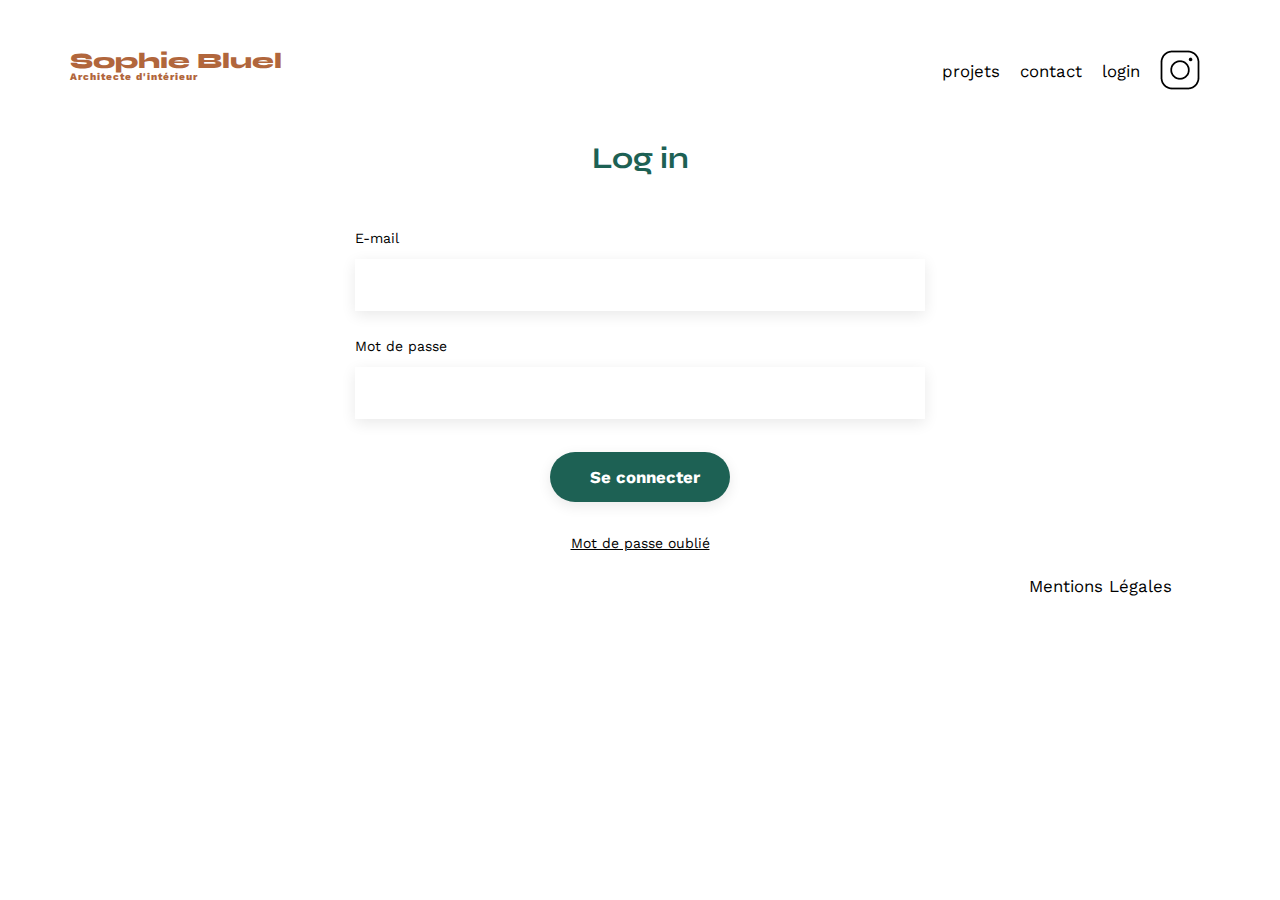
<file: FrontEnd/login.html>
<!DOCTYPE html>
<html lang="fr">
<head>
	<meta charset="UTF-8">
	<title>Sophie Bluel - Architecte d'intérieur - Login</title>
	<meta name="viewport" content="width=device-width, initial-scale=1.0">
	<link rel="preconnect" href="https://fonts.googleapis.com">
	<link rel="preconnect" href="https://fonts.gstatic.com" crossorigin>
	<link href="https://fonts.googleapis.com/css2?family=Syne:wght@700;800&family=Work+Sans&display=swap" rel="stylesheet">
	<meta name="description" content="">
	<link rel="stylesheet" href="./assets/style.css">
	<link rel="stylesheet" href="./assets/login.css">
</head>
<body>
<header>
	<h1>Sophie Bluel <span>Architecte d'intérieur</span></h1>
	<nav>
		<ul>
			<li>projets</li>
			<li>contact</li>
			<li><a class="selected__list" href="login.html"><b>login</b></a></li>
			<li><img src="./assets/icons/instagram.png" alt="Instagram"></li>
		</ul>
	</nav>
</header>
<main>
	<section id="login">
		<h2>Log in</h2>
		<form id="loginForm">
			<label for="email">E-mail</label>
			<input type="text" name="email" id="email">
			<label for="password">Mot de passe</label>
			<input type="password" name="password" id="password">
			<input type="submit" value="Se connecter">   
		</form>
        <a id="forgotten__password" href="#">Mot de passe oublié</a>
	</section>
</main>
<footer>
	<nav>
		<ul>
			<li>Mentions Légales</li>
		</ul>
	</nav>
</footer>
<script src="./assets/login.js" type="module"></script>
</body>
</html>
</file>
<file: FrontEnd/assets/login.css>
#forgotten__password {
	display: flex;
	justify-content: center;
	text-decoration: underline;
}

#login {
	width: 50%;
margin: auto;
}

#login > * {
	text-align: center;

}

#login h2{
	margin-bottom: 20px;
}

#login form {
	text-align: left;
	margin-top:30px;
	display: flex;
	flex-direction: column;
}

#login input {
	height: 50px;
	font-family: Work Sans;
	font-size: 1.2em;
	border: none;
	box-shadow: 0px 4px 14px rgba(0, 0, 0, 0.09);
	padding-left: 15px;
}

#login label {
	margin: 2em 0 1em 0;
}

#login textarea {
	border: none;
	box-shadow: 0px 4px 14px rgba(0, 0, 0, 0.09);
}

.message-erreur {
	font-size: 1.2em;
	height: 50px;
	color: red;
	margin: 20px;
}
</file>
<file: FrontEnd/assets/style.css>
/* http://meyerweb.com/eric/tools/css/reset/
   v2.0 | 20110126
   License: none (public domain)
*/

html,
body,
div,
span,
applet,
object,
iframe,
h1,
h2,
h3,
h4,
h5,
h6,
p,
blockquote,
pre,
a,
abbr,
acronym,
address,
big,
cite,
code,
del,
dfn,
em,
img,
ins,
kbd,
q,
s,
samp,
small,
strike,
strong,
sub,
sup,
tt,
var,
b,
u,
i,
center,
dl,
dt,
dd,
ol,
ul,
li,
fieldset,
form,
label,
legend,
table,
caption,
tbody,
tfoot,
thead,
tr,
th,
td,
article,
aside,
canvas,
details,
embed,
figure,
figcaption,
footer,
header,
hgroup,
menu,
nav,
output,
ruby,
section,
summary,
time,
mark,
audio,
video {
	margin: 0;
	padding: 0;
	border: 0;
	font-size: 100%;
	font: inherit;
	vertical-align: baseline;
}

/* HTML5 display-role reset for older browsers */
article,
aside,
details,
figcaption,
figure,
footer,
header,
hgroup,
menu,
nav,
section {
	display: block;
}

figcaption {
	padding-top: 5px;
}

a {
	text-decoration: none;
	color: inherit;
	cursor: pointer;
}

body {
	line-height: 1;
}

ol,
ul {
	list-style: none;
}

blockquote,
q {
	quotes: none;
}

blockquote:before,
blockquote:after,
q:before,
q:after {
	content: '';
	content: none;
}

table {
	border-collapse: collapse;
	border-spacing: 0;
}

/** end reset css**/
body {
	max-width: 1140px;
	margin: auto;
	font-family: 'Work Sans';
	font-size: 14px;
}

header {
	display: flex;
	justify-content: space-between;
	margin: 50px 0
}

section {
	margin: 100px 0
}

h1 {
	display: flex;
	flex-direction: column;
	font-family: 'Syne';
	font-size: 22px;
	font-weight: 800;
	color: #B1663C
}

h1>span {
	font-family: 'Work Sans';
	font-size: 10px;
	letter-spacing: 0.1em;
	;
}

h2 {
	font-family: 'Syne';
	font-weight: 700;
	font-size: 30px;
	color: #1D6154
}

nav ul {
	display: flex;
	align-items: center;
	list-style-type: none;

}

nav li {
	padding: 0 10px;
	font-size: 1.2em;
}

li:hover {
	color: #B1663C;
}

#introduction {
	display: flex;
	align-items: center;
}

#introduction figure {
	flex: 1
}

#introduction img {
	display: block;
	margin: auto;
	width: 80%;
}

#introduction article {
	flex: 1
}

#introduction h2 {
	margin-bottom: 1em;
}

#introduction p {
	margin-bottom: 0.5em;
}

#portfolio h2 {
	text-align: center;
	margin-bottom: 1em;
}

.categories {
	display: flex;
	flex-direction: row;
	justify-content: center;
	margin-bottom: 3em;
}

.categories button {
	display: flex;
	align-items: center;
	justify-content: center;
	text-align: center;
	height: 40px;
	font-size: 1.4em;
	font-family: 'Syne';
	font-weight: 700;
	color: #1D6154;
	background-color: white;
	margin: 5px;
	padding: 0px 20px 0px 20px;
	min-width: 80px;
	border-radius: 60px;
	border: #1D6154 1.5px solid;
}

.categories button[selected="true"] {
	color: white;
	background-color: #1D6154;
}

.gallery {
	width: 100%;
	display: grid;
	grid-template-columns: 1fr 1fr 1fr;
	grid-column-gap: 20px;
	grid-row-gap: 20px;
}


.gallery img {
	width: 100%;
}

.galleryEditor {
	width: 75%;
	margin: 6% 12% 6% 12%;
	display: grid;
	grid-template-columns: 1fr 1fr 1fr 1fr 1fr;
	grid-column-gap: 10px;
	grid-row-gap: 10px;
}

.galleryEditor figure {
	width: 100%;
}

#contact {
	width: 49%;
	margin: auto;
}

#contact>* {
	text-align: center;

}

#contact h2 {
	margin-bottom: 20px;
}

#contact form {
	text-align: left;
	margin-top: 30px;
	display: flex;
	flex-direction: column;
}

#contact input {
	height: 50px;
	font-size: 1.2em;
	border: none;
	box-shadow: 0px 4px 14px rgba(0, 0, 0, 0.09);
}

#contact label {
	margin: 2em 0 1em 0;
}

#contact textarea {
	border: none;
	box-shadow: 0px 4px 14px rgba(0, 0, 0, 0.09);
}

input[type="submit"] {
	font-family: 'Syne';
	font-weight: 700;
	color: white;
	background-color: #1D6154;
	margin: 2em auto;
	width: 180px;
	text-align: center;
	border-radius: 60px;
}

footer nav ul {
	display: flex;
	justify-content: flex-end;
	margin: 2em
}

#header__editDiv {
	background-color: black;
	position: fixed;
	color: white;
	display: none;
	justify-content: center;
	padding: 22px 0px 22px 0px;
	width: 100%;
	top: 0%;
	left: 0%;
	font-size: 1.1em;
	z-index: 1
}

.fa-pen-to-square {
	margin-right: 15px;
}

#portfolio__div {
	position: relative;
}

#portfolio__div__edit {
	font-size: 1.1em;
	position: absolute;
	top: 26%;
	margin-left: calc(50% + 130px);
	display: none;
}

.categories {
	display: none;
}

#editorDiv {
	display: flex;
}

#editorDiv p {
	cursor: default;
}

#edit__divOverlay {
	position: fixed;
	top: 0;
	left: 0;
	width: 100%;
	height: 100%;
	background-color: rgba(0, 0, 0, 0.5);
}

#editForm,
#addingPhotosForm {
	position: absolute;
	background-color: white;
	padding: 30px;
	z-index: 1;
	width: 37%;
	border-radius: 10px;
	top: 65%;
	left: 30%;
	height: 750px;
	border-radius: 10px;
}

#editForm i,
#addingPhotosForm i {
	justify-content: end;
	display: flex;
	flex-flow: wrap;
	font-size: 1.4em;
}

#editForm h3,
#addingPhotosForm h3 {
	text-align: center;
	font-size: 2em;
	margin-top: 20px;
}

#addingPhotosFormError {
	display: flex;
	font-size: 1em;
	color: red;
	justify-content: center;
}

#editForm span {
	display: flex;
	margin: 0% 12% 0% 12%;
	border-top: #e5e5e5 solid 2px;
}



#addingPhotosForm span {
	display: flex;
	border-top: #e5e5e5 solid 2px;
}

#editForm input,
#addingPhotosForm input,
#addingPhotosForm select {
	height: 50px;
	font-size: 1.2em;
	border: none;
	box-shadow: 0px 4px 14px rgba(0, 0, 0, 0.09);
	width: 300px;
}

#fillInPhotosForm input,
#fillInPhotosForm select {
	font-family: Work Sans;
	padding-left: 15px;
	width: auto;
}

#imagePreview {
	flex-wrap: wrap;
	display: flex;
	position: absolute;
	height: 200px;
	left: 40%;
}

#fillInPhotosForm #categories {
	margin-bottom: 50px;
}

#fillInPhotosForm #fillInPhotosFormSubmitButton {
	width: 300px;
	font-family: 'Syne';
	padding-left: 0px;
	background-color: #A7A7A7;
}

#fillInPhotosForm #falseImageInput {
	display: flex;
	font-weight: 700;
	color: #1D6154;
	background-color: #CBD6DD;
	margin: 0.6em auto;
	width: 220px;
	text-align: center;
	border-radius: 60px;
	height: 50px;
	justify-content: center;
	align-items: center;
	font-size: 1.2em;
}

#imageInput {
	display: none;
}

#imageInputH3 {
	text-align: center;
}

.galleryEditor figure a {
	position: relative;
	bottom: 78%;
	right: 10%;
	justify-content: end;
	display: flex;
}

.galleryEditor figure a i {
	position: relative;
	background-color: black;
	transition: background-color 0.3s ease;
	color: white;
	padding: 4px;
	border-radius: 3px;
}

#navigationButtonsAddingPhotosDiv {
	display: flex;
	flex-wrap: wrap;
	justify-content: space-between;
}

#fillInPhotosForm {
	flex-direction: column;
	display: flex;
	width: 75%;
	margin: 6% 12% 10% 12%;
}

#fillInPhotosForm label {
	margin: 2.2em 0em 1em 0em;
}

#previewPictureLabel {
	background-color: #E8F1F6;
	padding: 16px;
	border-radius: 5px;
}

#previewPictureLabel i {
	font-size: 6em;
	justify-content: center;
	color: #CBD6DD;
}
</file>
